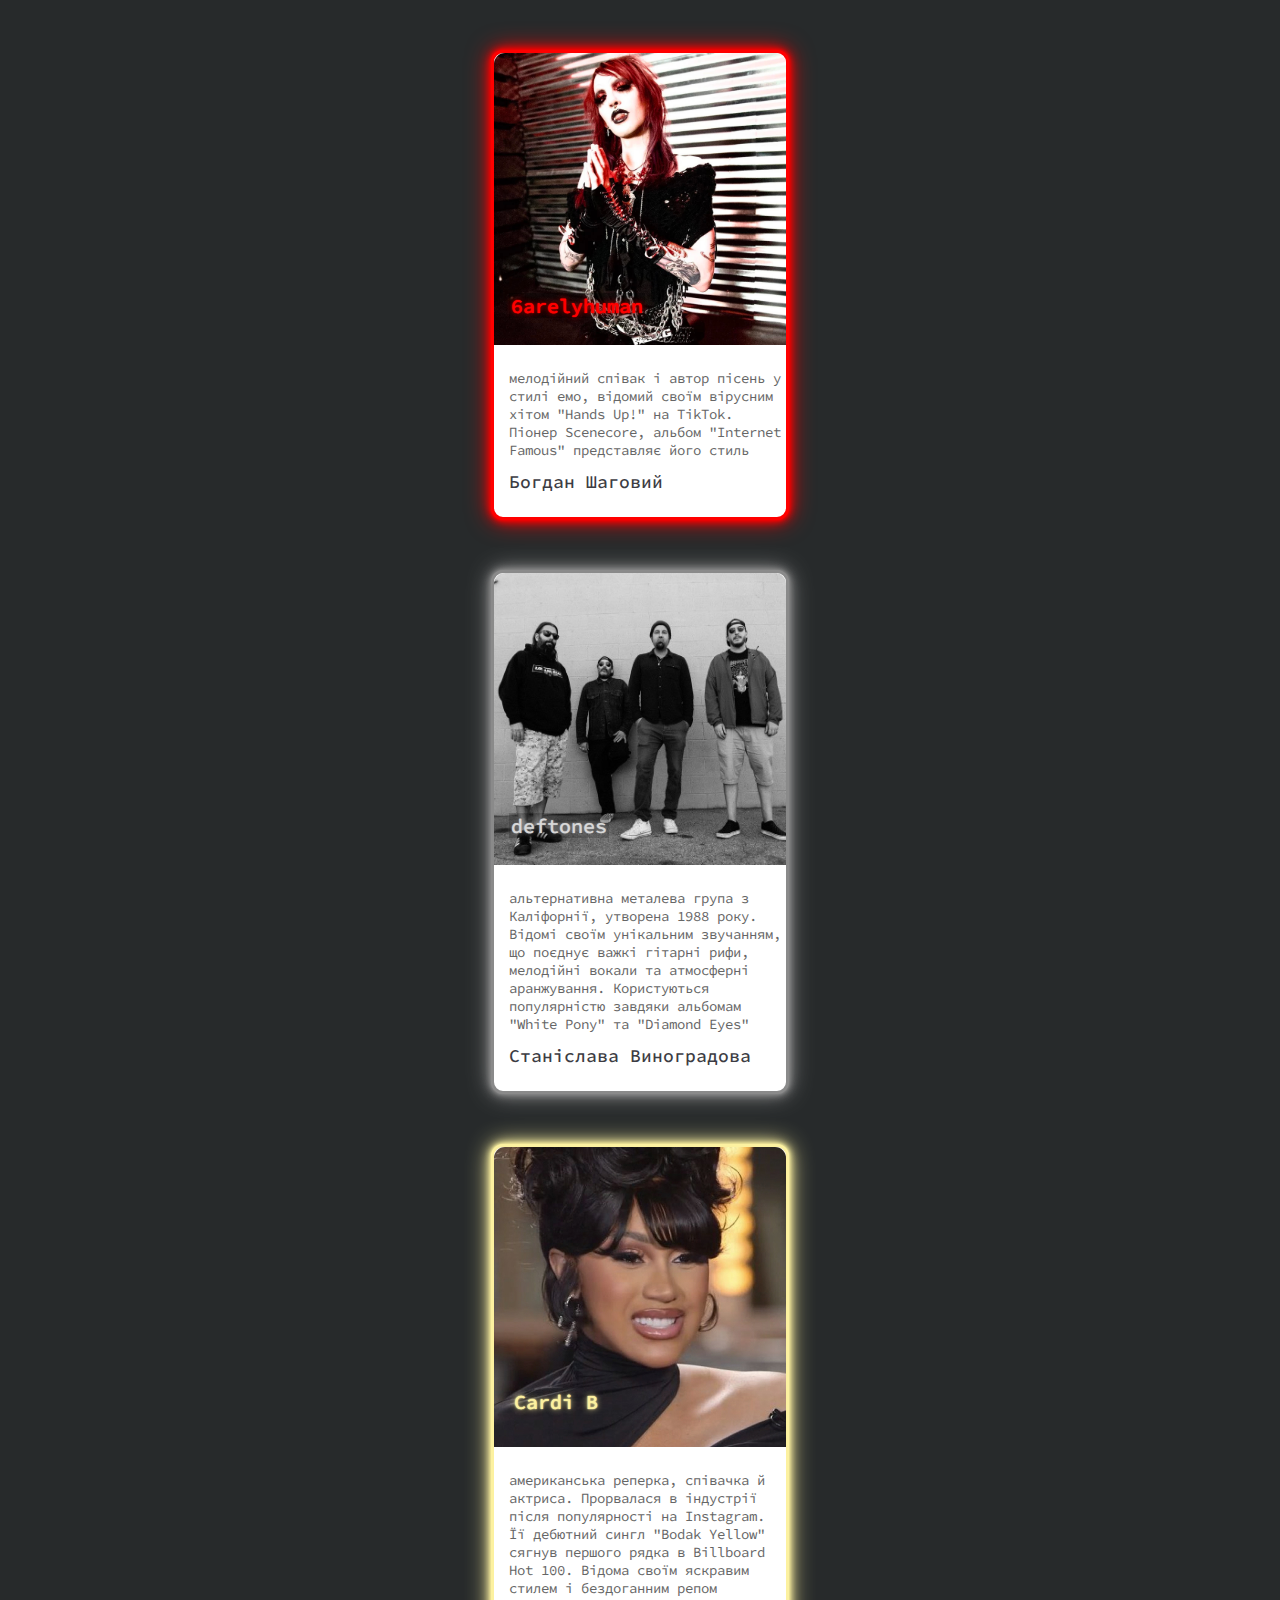
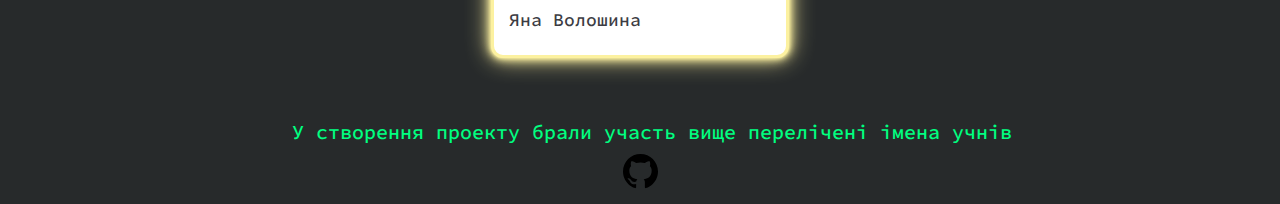
<file: hw/hw1/index.html>
<!DOCTYPE html>
<html lang="uk">
<head>
  <meta charset="UTF-8">
  <meta name="viewport" content="width=device-width, initial-scale=1.0">
  <title>Document</title>
  <link rel="stylesheet" href="../../css/reset.css">
  <link rel="stylesheet" href="./css/main.css">
</head>
<body>
  <main>
    <section>
      <div class="container">
        <ul>
          <li class="card-1">
            <a href="https://open.spotify.com/artist/1oYXEVbGh1L7EWGm9C68cN?si=lobjhWPATjK5_TbWIJtu8g" target="_blank"
              rel="noopener noreferrer">
              <p class="name name-6">6arel<span>yhuman</span></p>
              <img src="./img/img-3.jpg" alt="6arelyhuman" width="292px" height="300px">
            </a>
            <div class="text">мелодійний співак і автор пісень у стилі емо, відомий своїм вірусним хітом "Hands Up!" на
              TikTok. Піонер Scenecore, альбом "Internet Famous" представляє його стиль</div>
            <h5>Богдан Шаговий</h5>
          </li>
        </ul>
        <ul>
          <li class="card-2">
            <a href="https://open.spotify.com/artist/6Ghvu1VvMGScGpOUJBAHNH?si=3GggiM2bTHubiPOlosm_TA target=" _blank"
              rel="noopener noreferrer">
              <p class="name name-d">deftones</p>
              <img src="./img/img-2.jpg" alt="deftones" width="292px" height="300px">
            </a>
            <div class="text">альтернативна металева група з Каліфорнії, утворена 1988 року. Відомі своїм унікальним
              звучанням, що поєднує важкі гітарні рифи, мелодійні вокали та атмосферні аранжування. Користуються
              популярністю завдяки альбомам "White Pony" та "Diamond Eyes"</div>
            <h5>Станіслава Виноградова</h5>
          </li>
        </ul>
        <ul>
          <li class="card-3">
            <a href="https://open.spotify.com/artist/4kYSro6naA4h99UJvo89HB?si=KhPHDPu0RkOFi4cRxKJpug" target="_blank"
              rel="noopener noreferrer">
              <p class="name name-c">Cardi B</p>
              <img src="./img/img-1.jpg" alt="Cardi B">
            </a>
            <div class="text">американська реперка, співачка й актриса. Прорвалася в індустрії після популярності на
              Instagram. Її дебютний сингл "Bodak Yellow" сягнув першого рядка в Billboard Hot 100. Відома своїм
              яскравим стилем і бездоганним репом</div>
            <h5>Яна Волошина</h5>
          </li>
        </ul>
      </div>
    </section>
  </main>
  <footer class="footer">
    <p>У створення проекту брали участь вище перелічені імена учнів</p>
    <a href="https://github.com/CtrlAltBogdan" target="_blank" rel="noopener noreferrer">
      <svg xmlns="http://www.w3.org/2000/svg" width="35" height="35" viewBox="0 0 24 24">
        <path
          d="M12 0c-6.626 0-12 5.373-12 12 0 5.302 3.438 9.8 8.207 11.387.599.111.793-.261.793-.577v-2.234c-3.338.726-4.033-1.416-4.033-1.416-.546-1.387-1.333-1.756-1.333-1.756-1.089-.745.083-.729.083-.729 1.205.084 1.839 1.237 1.839 1.237 1.07 1.834 2.807 1.304 3.492.997.107-.775.418-1.305.762-1.604-2.665-.305-5.467-1.334-5.467-5.931 0-1.311.469-2.381 1.236-3.221-.124-.303-.535-1.524.117-3.176 0 0 1.008-.322 3.301 1.23.957-.266 1.983-.399 3.003-.404 1.02.005 2.047.138 3.006.404 2.291-1.552 3.297-1.23 3.297-1.23.653 1.653.242 2.874.118 3.176.77.84 1.235 1.911 1.235 3.221 0 4.609-2.807 5.624-5.479 5.921.43.372.823 1.102.823 2.222v3.293c0 .319.192.694.801.576 4.765-1.589 8.199-6.086 8.199-11.386 0-6.627-5.373-12-12-12z" />
      </svg>
    </a>
  </footer>
</body>
</html>
</file>
<file: hw/hw1/css/main.css>
@import url("https://fonts.googleapis.com/css2?family=Source+Code+Pro:wght@200..900&display=swap");

body {
  background-color: #272a2b;
  font-size: 25px;
  font-family: "Source Code Pro";
  font-size: 20px;
  font-style: normal;
  font-weight: 500;

  margin: 0;
  padding: 0;
  height: 100vh; 
  display: grid; 
  place-items: center; 
}

p {
  margin-top: 41px;
  margin-left: 24px;
  color: rgb(0, 255, 128);
  font-feature-settings: "clig" off, "liga" off;
}

li p {
  position: absolute;
}

.name {
  margin-top: 240px;
  margin-bottom: 313px;
  margin-left: 15px;
  padding: 0px 2px 0px 2px;
}

.name-6 {
  color: #ff0000;
  text-shadow: 0 0 1px #ff0000, 0 0 1px #ff0000, 0 0 6px #ff0000;
  background-color: rgba(0, 0, 0, 0.329);
}

.card-6 span {
  background-color: #00000062;
}

.name-d {
  color: #d8d8d8;
  background-color: rgba(0, 0, 0, 0.199);
  text-shadow: 0 0 1px #a1a1a1, 0 0 1px #a1a1a1, 0 0 6px #a1a1a1;
}

.name-c {
  color: #fcf1a0;
  background-color: #00000005;
  padding: 2px 5px;
  text-shadow: 0 0 1px #fcf1a0, 0 0 2px #fcf1a0, 0 0 6px #fcf1a0;
}

ul li {
  width: 292px;
  border-radius: 12px;
  margin: 50px 0px 20px 0px;
  background: #fff;
}

.card-1 {
  border: 3px #ff0000 solid;
  box-shadow: 0 0 3px #ff0000, 0 0 6px #ff0000, 0 0 12px #ff0000,
    0 0 24px #ff0000;
}

.card-2 {
  border: 3px #8a8a8a solid;
  box-shadow: 0 0 3px #8a8a8a, 0 0 6px #8a8a8a, 0 0 12px #8a8a8a,
    0 0 24px #8a8a8a;
}

.card-3 {
  border: 3px #fcf1a0 solid;
  box-shadow: 0 0 3px #fcf1a0, 0 0 6px #fcf1a0, 0 0 12px #fcf1a0,
    0 0 24px #fcf1a0;
}

img {
  border-top-left-radius: 11px;
  border-top-right-radius: 11px;
}

h5 {
  color: #3c3c43;
  font-size: 18px;
  font-weight: 500;
  padding-top: 4px;
  padding-bottom: 24px;
  padding-left: 15px;
}

.text {
  color: #666;
  padding-top: 24px;
  font-size: 14px;
  font-weight: 400;
  padding-left: 15px;
  padding-bottom: 7px;
}

.footer {
  display: grid;
  place-items: center;
}

.footer a {
  padding: 10px 0px 10px 0px;
}

@media only screen and (max-width: 620px) {
  .footer {
    font-size: 15px;
  }
}
</file>
